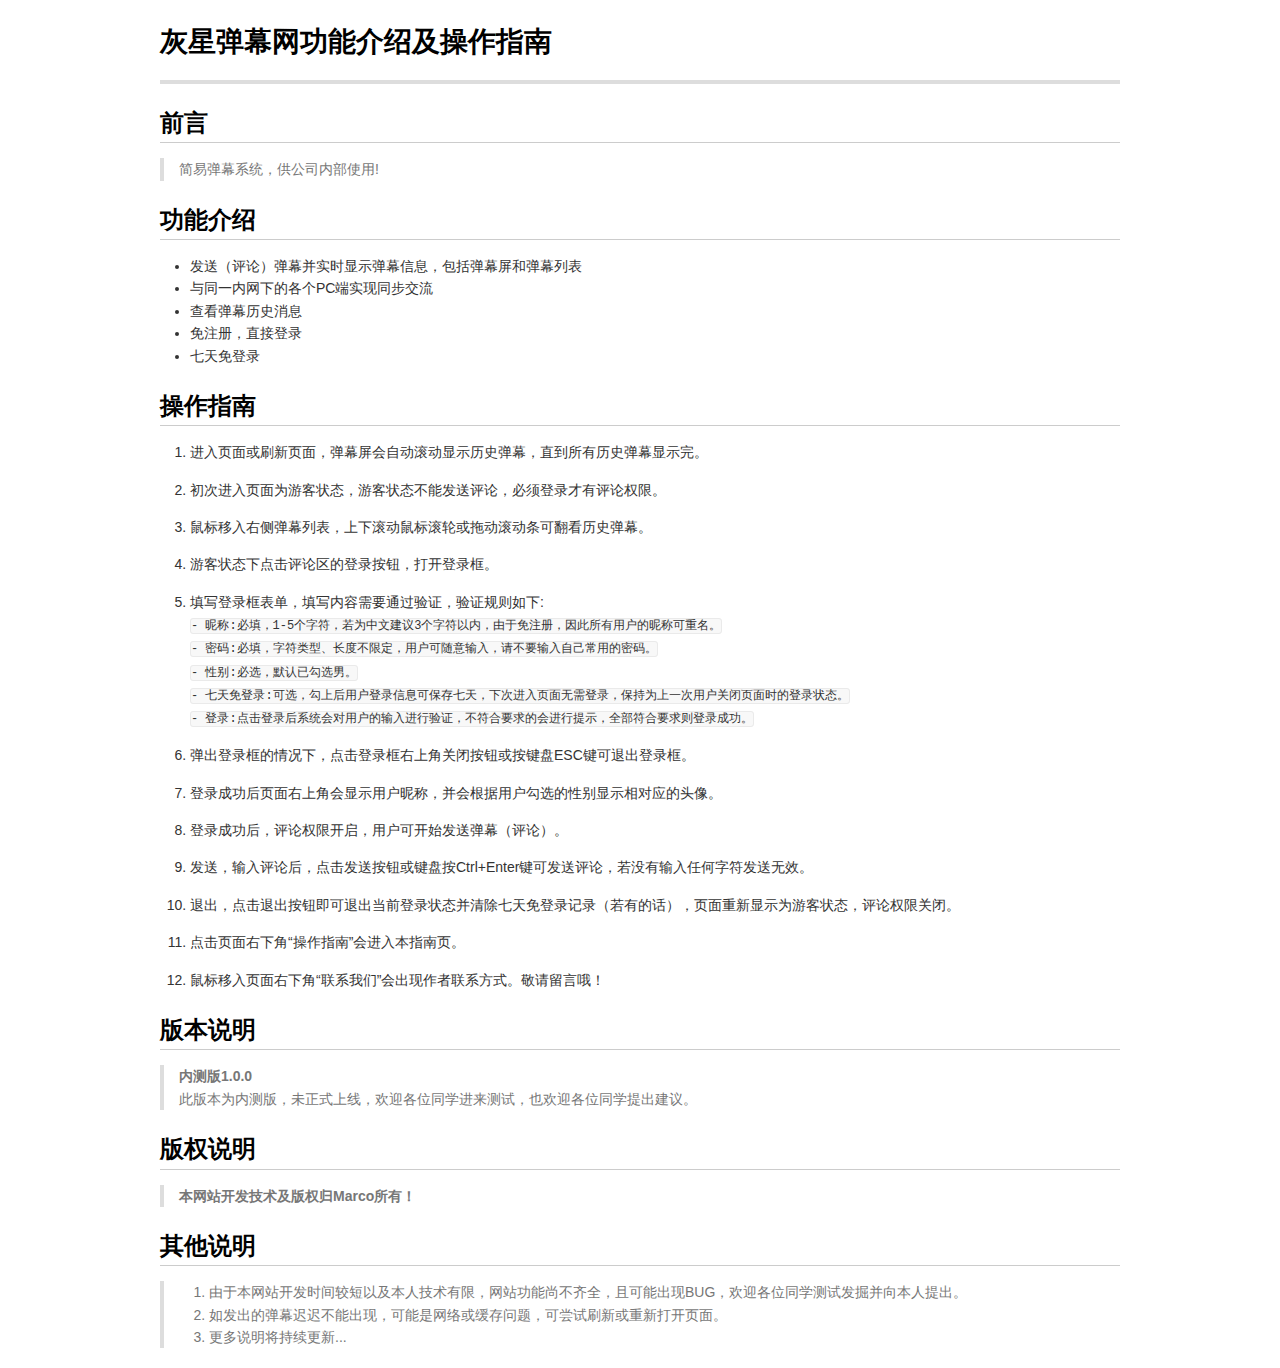
<file: src/html/guide.html>
<!DOCTYPE html>
<html>
<head>
<title>灰星弹幕网功能介绍及操作指南操作指南</title>
<meta http-equiv="Content-Type" content="text/html; charset=utf-8" />
<style type="text/css">
/* GitHub stylesheet for MarkdownPad (http://markdownpad.com) */
/* Author: Nicolas Hery - http://nicolashery.com */
/* Version: b13fe65ca28d2e568c6ed5d7f06581183df8f2ff */
/* Source: https://github.com/nicolahery/markdownpad-github */

/* RESET
=============================================================================*/

html, body, div, span, applet, object, iframe, h1, h2, h3, h4, h5, h6, p, blockquote, pre, a, abbr, acronym, address, big, cite, code, del, dfn, em, img, ins, kbd, q, s, samp, small, strike, strong, sub, sup, tt, var, b, u, i, center, dl, dt, dd, ol, ul, li, fieldset, form, label, legend, table, caption, tbody, tfoot, thead, tr, th, td, article, aside, canvas, details, embed, figure, figcaption, footer, header, hgroup, menu, nav, output, ruby, section, summary, time, mark, audio, video {
  margin: 0;
  padding: 0;
  border: 0;
}

/* BODY
=============================================================================*/

body {
  font-family: Helvetica, arial, freesans, clean, sans-serif;
  font-size: 14px;
  line-height: 1.6;
  color: #333;
  background-color: #fff;
  padding: 20px;
  max-width: 960px;
  margin: 0 auto;
}

body>*:first-child {
  margin-top: 0 !important;
}

body>*:last-child {
  margin-bottom: 0 !important;
}

/* BLOCKS
=============================================================================*/

p, blockquote, ul, ol, dl, table, pre {
  margin: 15px 0;
}

/* HEADERS
=============================================================================*/

h1, h2, h3, h4, h5, h6 {
  margin: 20px 0 10px;
  padding: 0;
  font-weight: bold;
  -webkit-font-smoothing: antialiased;
}

h1 tt, h1 code, h2 tt, h2 code, h3 tt, h3 code, h4 tt, h4 code, h5 tt, h5 code, h6 tt, h6 code {
  font-size: inherit;
}

h1 {
  font-size: 28px;
  color: #000;
}

h2 {
  font-size: 24px;
  border-bottom: 1px solid #ccc;
  color: #000;
}

h3 {
  font-size: 18px;
}

h4 {
  font-size: 16px;
}

h5 {
  font-size: 14px;
}

h6 {
  color: #777;
  font-size: 14px;
}

body>h2:first-child, body>h1:first-child, body>h1:first-child+h2, body>h3:first-child, body>h4:first-child, body>h5:first-child, body>h6:first-child {
  margin-top: 0;
  padding-top: 0;
}

a:first-child h1, a:first-child h2, a:first-child h3, a:first-child h4, a:first-child h5, a:first-child h6 {
  margin-top: 0;
  padding-top: 0;
}

h1+p, h2+p, h3+p, h4+p, h5+p, h6+p {
  margin-top: 10px;
}

/* LINKS
=============================================================================*/

a {
  color: #4183C4;
  text-decoration: none;
}

a:hover {
  text-decoration: underline;
}

/* LISTS
=============================================================================*/

ul, ol {
  padding-left: 30px;
}

ul li > :first-child, 
ol li > :first-child, 
ul li ul:first-of-type, 
ol li ol:first-of-type, 
ul li ol:first-of-type, 
ol li ul:first-of-type {
  margin-top: 0px;
}

ul ul, ul ol, ol ol, ol ul {
  margin-bottom: 0;
}

dl {
  padding: 0;
}

dl dt {
  font-size: 14px;
  font-weight: bold;
  font-style: italic;
  padding: 0;
  margin: 15px 0 5px;
}

dl dt:first-child {
  padding: 0;
}

dl dt>:first-child {
  margin-top: 0px;
}

dl dt>:last-child {
  margin-bottom: 0px;
}

dl dd {
  margin: 0 0 15px;
  padding: 0 15px;
}

dl dd>:first-child {
  margin-top: 0px;
}

dl dd>:last-child {
  margin-bottom: 0px;
}

/* CODE
=============================================================================*/

pre, code, tt {
  font-size: 12px;
  font-family: Consolas, "Liberation Mono", Courier, monospace;
}

code, tt {
  margin: 0 0px;
  padding: 0px 0px;
  white-space: nowrap;
  border: 1px solid #eaeaea;
  background-color: #f8f8f8;
  border-radius: 3px;
}

pre>code {
  margin: 0;
  padding: 0;
  white-space: pre;
  border: none;
  background: transparent;
}

pre {
  background-color: #f8f8f8;
  border: 1px solid #ccc;
  font-size: 13px;
  line-height: 19px;
  overflow: auto;
  padding: 6px 10px;
  border-radius: 3px;
}

pre code, pre tt {
  background-color: transparent;
  border: none;
}

kbd {
    -moz-border-bottom-colors: none;
    -moz-border-left-colors: none;
    -moz-border-right-colors: none;
    -moz-border-top-colors: none;
    background-color: #DDDDDD;
    background-image: linear-gradient(#F1F1F1, #DDDDDD);
    background-repeat: repeat-x;
    border-color: #DDDDDD #CCCCCC #CCCCCC #DDDDDD;
    border-image: none;
    border-radius: 2px 2px 2px 2px;
    border-style: solid;
    border-width: 1px;
    font-family: "Helvetica Neue",Helvetica,Arial,sans-serif;
    line-height: 10px;
    padding: 1px 4px;
}

/* QUOTES
=============================================================================*/

blockquote {
  border-left: 4px solid #DDD;
  padding: 0 15px;
  color: #777;
}

blockquote>:first-child {
  margin-top: 0px;
}

blockquote>:last-child {
  margin-bottom: 0px;
}

/* HORIZONTAL RULES
=============================================================================*/

hr {
  clear: both;
  margin: 15px 0;
  height: 0px;
  overflow: hidden;
  border: none;
  background: transparent;
  border-bottom: 4px solid #ddd;
  padding: 0;
}

/* TABLES
=============================================================================*/

table th {
  font-weight: bold;
}

table th, table td {
  border: 1px solid #ccc;
  padding: 6px 13px;
}

table tr {
  border-top: 1px solid #ccc;
  background-color: #fff;
}

table tr:nth-child(2n) {
  background-color: #f8f8f8;
}

/* IMAGES
=============================================================================*/

img {
  max-width: 100%
}
</style>
</head>
<body>
<h1>灰星弹幕网功能介绍及操作指南</h1>
<hr />
<h2>前言</h2>
<blockquote>
<p>简易弹幕系统，供公司内部使用!</p>
</blockquote>
<h2>功能介绍</h2>
<ul>
<li>发送（评论）弹幕并实时显示弹幕信息，包括弹幕屏和弹幕列表</li>
<li>与同一内网下的各个PC端实现同步交流</li>
<li>查看弹幕历史消息</li>
<li>免注册，直接登录</li>
<li>七天免登录</li>
</ul>
<h2>操作指南</h2>
<ol>
<li>
<p>进入页面或刷新页面，弹幕屏会自动滚动显示历史弹幕，直到所有历史弹幕显示完。</p>
</li>
<li>
<p>初次进入页面为游客状态，游客状态不能发送评论，必须登录才有评论权限。</p>
</li>
<li>
<p>鼠标移入右侧弹幕列表，上下滚动鼠标滚轮或拖动滚动条可翻看历史弹幕。</p>
</li>
<li>
<p>游客状态下点击评论区的登录按钮，打开登录框。</p>
</li>
<li>
<p>填写登录框表单，填写内容需要通过验证，验证规则如下: <br/>
<code>- 昵称:必填，1-5个字符，若为中文建议3个字符以内，由于免注册，因此所有用户的昵称可重名。</code> <br/>
<code>- 密码:必填，字符类型、长度不限定，用户可随意输入，请不要输入自己常用的密码。</code> <br/>
<code>- 性别:必选，默认已勾选男。</code> <br/>
<code>- 七天免登录:可选，勾上后用户登录信息可保存七天，下次进入页面无需登录，保持为上一次用户关闭页面时的登录状态。</code> <br/>
<code>- 登录:点击登录后系统会对用户的输入进行验证，不符合要求的会进行提示，全部符合要求则登录成功。</code> <br/></p>
</li>
<li>
<p>弹出登录框的情况下，点击登录框右上角关闭按钮或按键盘ESC键可退出登录框。</p>
</li>
<li>
<p>登录成功后页面右上角会显示用户昵称，并会根据用户勾选的性别显示相对应的头像。</p>
</li>
<li>
<p>登录成功后，评论权限开启，用户可开始发送弹幕（评论）。</p>
</li>
<li>
<p>发送，输入评论后，点击发送按钮或键盘按Ctrl+Enter键可发送评论，若没有输入任何字符发送无效。</p>
</li>
<li>
<p>退出，点击退出按钮即可退出当前登录状态并清除七天免登录记录（若有的话），页面重新显示为游客状态，评论权限关闭。</p>
</li>
<li>
<p>点击页面右下角“操作指南”会进入本指南页。</p>
</li>
<li>鼠标移入页面右下角“联系我们”会出现作者联系方式。敬请留言哦！</li>
</ol>
<h2>版本说明</h2>
<blockquote>
<p><strong>内测版1.0.0</strong> <br/>
此版本为内测版，未正式上线，欢迎各位同学进来测试，也欢迎各位同学提出建议。</p>
</blockquote>
<h2>版权说明</h2>
<blockquote>
<p><strong>本网站开发技术及版权归Marco所有！</strong></p>
</blockquote>
<h2>其他说明</h2>
<blockquote>
<ol>
<li>由于本网站开发时间较短以及本人技术有限，网站功能尚不齐全，且可能出现BUG，欢迎各位同学测试发掘并向本人提出。</li>
<li>如发出的弹幕迟迟不能出现，可能是网络或缓存问题，可尝试刷新或重新打开页面。</li>
<li>更多说明将持续更新...</li>
</ol>
</blockquote>

</body>
</html>
<!-- This document was created with MarkdownPad, the Markdown editor for Windows (http://markdownpad.com) -->
</file>
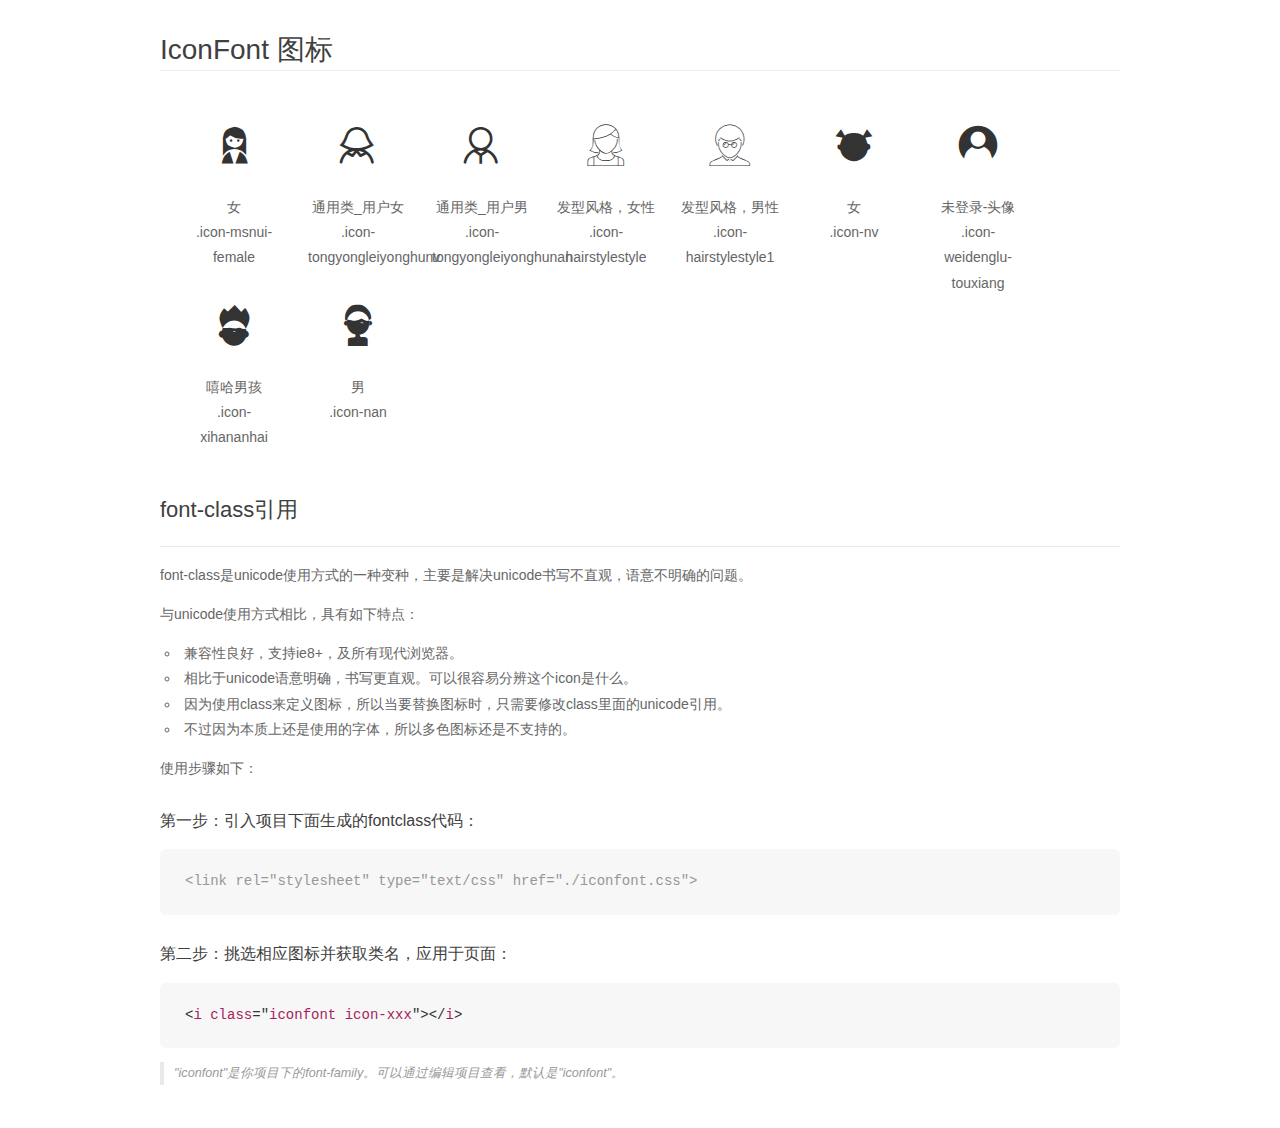
<file: src/css/iconfont/demo_fontclass.html>
<!DOCTYPE html>
<html>
<head>
    <meta charset="utf-8"/>
    <title>IconFont</title>
    <link rel="stylesheet" href="demo.css">
    <link rel="stylesheet" href="iconfont.css">
</head>
<body>
    <div class="main markdown">
        <h1>IconFont 图标</h1>
        <ul class="icon_lists clear">
            
                <li>
                <i class="icon iconfont icon-msnui-female"></i>
                    <div class="name">女</div>
                    <div class="fontclass">.icon-msnui-female</div>
                </li>
            
                <li>
                <i class="icon iconfont icon-tongyongleiyonghunv"></i>
                    <div class="name">通用类_用户女</div>
                    <div class="fontclass">.icon-tongyongleiyonghunv</div>
                </li>
            
                <li>
                <i class="icon iconfont icon-tongyongleiyonghunan"></i>
                    <div class="name">通用类_用户男</div>
                    <div class="fontclass">.icon-tongyongleiyonghunan</div>
                </li>
            
                <li>
                <i class="icon iconfont icon-hairstylestyle"></i>
                    <div class="name">发型风格，女性</div>
                    <div class="fontclass">.icon-hairstylestyle</div>
                </li>
            
                <li>
                <i class="icon iconfont icon-hairstylestyle1"></i>
                    <div class="name">发型风格，男性</div>
                    <div class="fontclass">.icon-hairstylestyle1</div>
                </li>
            
                <li>
                <i class="icon iconfont icon-nv"></i>
                    <div class="name">女</div>
                    <div class="fontclass">.icon-nv</div>
                </li>
            
                <li>
                <i class="icon iconfont icon-weidenglu-touxiang"></i>
                    <div class="name">未登录-头像</div>
                    <div class="fontclass">.icon-weidenglu-touxiang</div>
                </li>
            
                <li>
                <i class="icon iconfont icon-xihananhai"></i>
                    <div class="name">嘻哈男孩</div>
                    <div class="fontclass">.icon-xihananhai</div>
                </li>
            
                <li>
                <i class="icon iconfont icon-nan"></i>
                    <div class="name">男</div>
                    <div class="fontclass">.icon-nan</div>
                </li>
            
        </ul>

        <h2 id="font-class-">font-class引用</h2>
        <hr>

        <p>font-class是unicode使用方式的一种变种，主要是解决unicode书写不直观，语意不明确的问题。</p>
        <p>与unicode使用方式相比，具有如下特点：</p>
        <ul>
        <li>兼容性良好，支持ie8+，及所有现代浏览器。</li>
        <li>相比于unicode语意明确，书写更直观。可以很容易分辨这个icon是什么。</li>
        <li>因为使用class来定义图标，所以当要替换图标时，只需要修改class里面的unicode引用。</li>
        <li>不过因为本质上还是使用的字体，所以多色图标还是不支持的。</li>
        </ul>
        <p>使用步骤如下：</p>
        <h3 id="-fontclass-">第一步：引入项目下面生成的fontclass代码：</h3>


        <pre><code class="lang-js hljs javascript"><span class="hljs-comment">&lt;link rel="stylesheet" type="text/css" href="./iconfont.css"&gt;</span></code></pre>
        <h3 id="-">第二步：挑选相应图标并获取类名，应用于页面：</h3>
        <pre><code class="lang-css hljs">&lt;<span class="hljs-selector-tag">i</span> <span class="hljs-selector-tag">class</span>="<span class="hljs-selector-tag">iconfont</span> <span class="hljs-selector-tag">icon-xxx</span>"&gt;&lt;/<span class="hljs-selector-tag">i</span>&gt;</code></pre>
        <blockquote>
        <p>"iconfont"是你项目下的font-family。可以通过编辑项目查看，默认是"iconfont"。</p>
        </blockquote>
    </div>
</body>
</html>
</file>
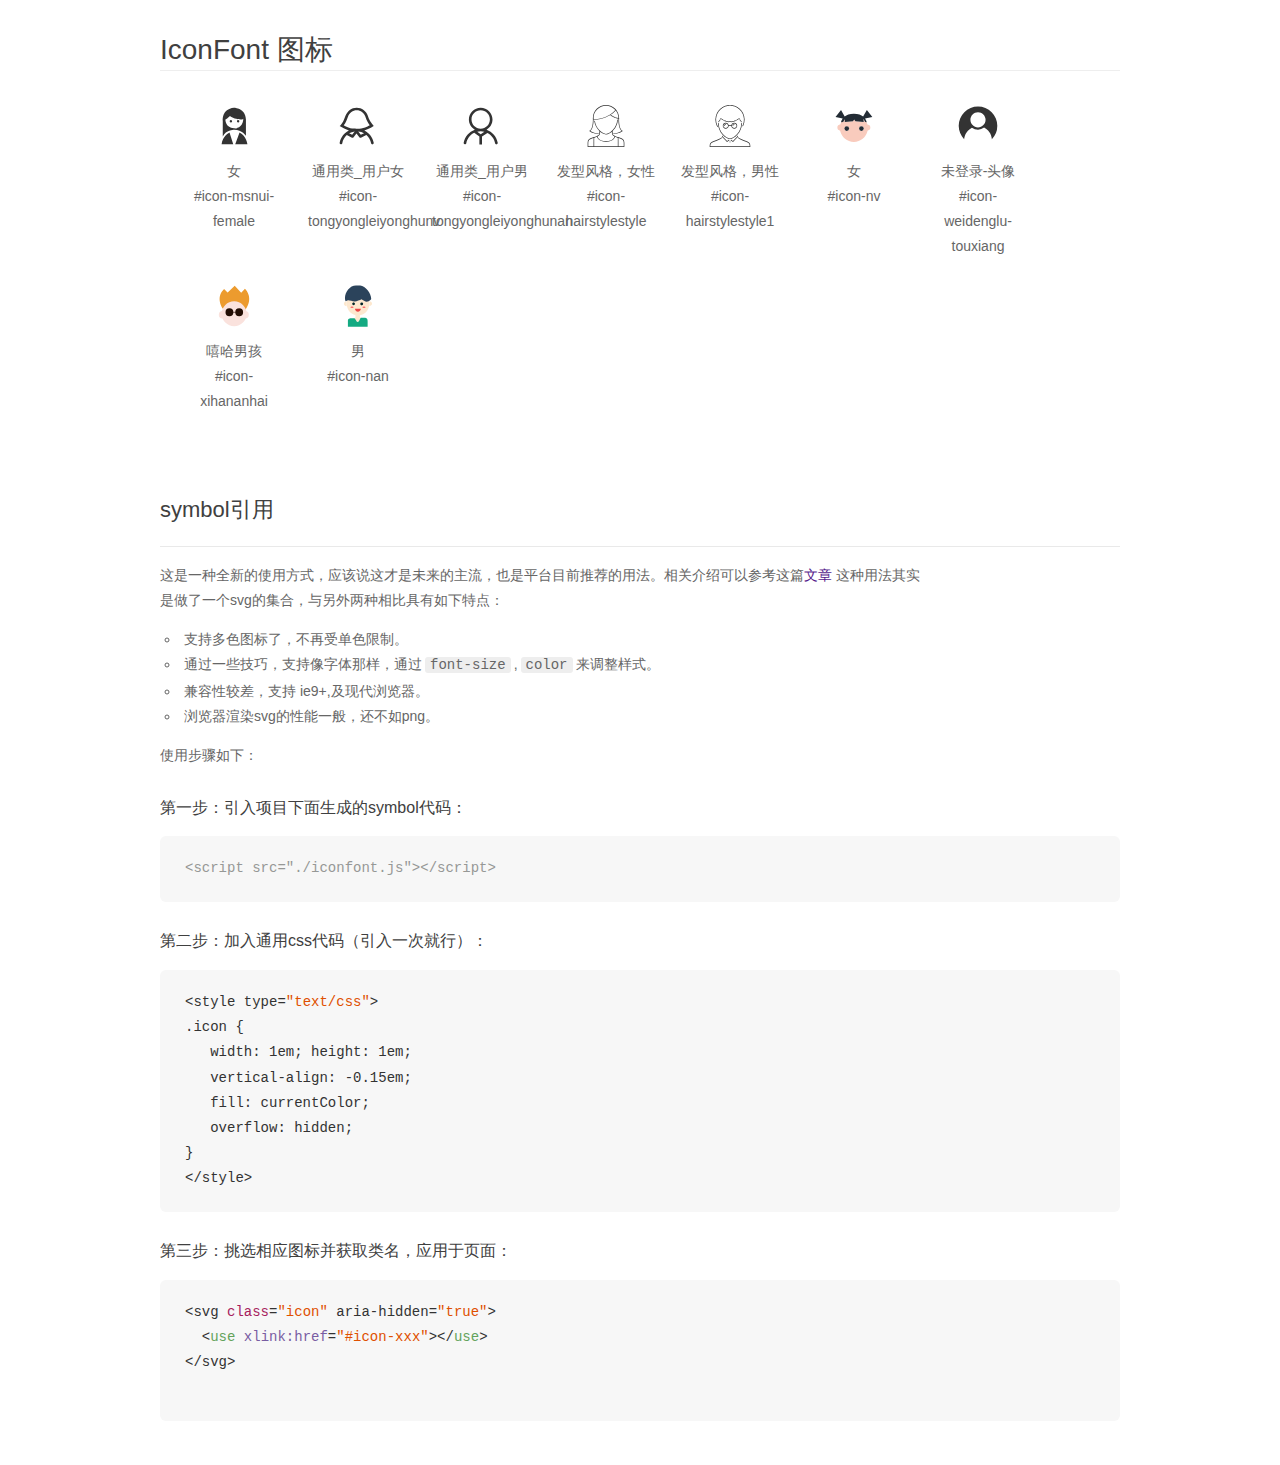
<file: src/css/iconfont/demo_symbol.html>
<!DOCTYPE html>
<html>
<head>
    <meta charset="utf-8"/>
    <title>IconFont</title>
    <link rel="stylesheet" href="demo.css">
    <script src="iconfont.js"></script>

    <style type="text/css">
        .icon {
          /* 通过设置 font-size 来改变图标大小 */
          width: 1em; height: 1em;
          /* 图标和文字相邻时，垂直对齐 */
          vertical-align: -0.15em;
          /* 通过设置 color 来改变 SVG 的颜色/fill */
          fill: currentColor;
          /* path 和 stroke 溢出 viewBox 部分在 IE 下会显示
             normalize.css 中也包含这行 */
          overflow: hidden;
        }

    </style>
</head>
<body>
    <div class="main markdown">
        <h1>IconFont 图标</h1>
        <ul class="icon_lists clear">
            
                <li>
                    <svg class="icon" aria-hidden="true">
                        <use xlink:href="#icon-msnui-female"></use>
                    </svg>
                    <div class="name">女</div>
                    <div class="fontclass">#icon-msnui-female</div>
                </li>
            
                <li>
                    <svg class="icon" aria-hidden="true">
                        <use xlink:href="#icon-tongyongleiyonghunv"></use>
                    </svg>
                    <div class="name">通用类_用户女</div>
                    <div class="fontclass">#icon-tongyongleiyonghunv</div>
                </li>
            
                <li>
                    <svg class="icon" aria-hidden="true">
                        <use xlink:href="#icon-tongyongleiyonghunan"></use>
                    </svg>
                    <div class="name">通用类_用户男</div>
                    <div class="fontclass">#icon-tongyongleiyonghunan</div>
                </li>
            
                <li>
                    <svg class="icon" aria-hidden="true">
                        <use xlink:href="#icon-hairstylestyle"></use>
                    </svg>
                    <div class="name">发型风格，女性</div>
                    <div class="fontclass">#icon-hairstylestyle</div>
                </li>
            
                <li>
                    <svg class="icon" aria-hidden="true">
                        <use xlink:href="#icon-hairstylestyle1"></use>
                    </svg>
                    <div class="name">发型风格，男性</div>
                    <div class="fontclass">#icon-hairstylestyle1</div>
                </li>
            
                <li>
                    <svg class="icon" aria-hidden="true">
                        <use xlink:href="#icon-nv"></use>
                    </svg>
                    <div class="name">女</div>
                    <div class="fontclass">#icon-nv</div>
                </li>
            
                <li>
                    <svg class="icon" aria-hidden="true">
                        <use xlink:href="#icon-weidenglu-touxiang"></use>
                    </svg>
                    <div class="name">未登录-头像</div>
                    <div class="fontclass">#icon-weidenglu-touxiang</div>
                </li>
            
                <li>
                    <svg class="icon" aria-hidden="true">
                        <use xlink:href="#icon-xihananhai"></use>
                    </svg>
                    <div class="name">嘻哈男孩</div>
                    <div class="fontclass">#icon-xihananhai</div>
                </li>
            
                <li>
                    <svg class="icon" aria-hidden="true">
                        <use xlink:href="#icon-nan"></use>
                    </svg>
                    <div class="name">男</div>
                    <div class="fontclass">#icon-nan</div>
                </li>
            
        </ul>


        <h2 id="symbol-">symbol引用</h2>
        <hr>

        <p>这是一种全新的使用方式，应该说这才是未来的主流，也是平台目前推荐的用法。相关介绍可以参考这篇<a href="">文章</a>
        这种用法其实是做了一个svg的集合，与另外两种相比具有如下特点：</p>
        <ul>
          <li>支持多色图标了，不再受单色限制。</li>
          <li>通过一些技巧，支持像字体那样，通过<code>font-size</code>,<code>color</code>来调整样式。</li>
          <li>兼容性较差，支持 ie9+,及现代浏览器。</li>
          <li>浏览器渲染svg的性能一般，还不如png。</li>
        </ul>
        <p>使用步骤如下：</p>
        <h3 id="-symbol-">第一步：引入项目下面生成的symbol代码：</h3>
        <pre><code class="lang-js hljs javascript"><span class="hljs-comment">&lt;script src="./iconfont.js"&gt;&lt;/script&gt;</span></code></pre>
        <h3 id="-css-">第二步：加入通用css代码（引入一次就行）：</h3>
        <pre><code class="lang-js hljs javascript">&lt;style type=<span class="hljs-string">"text/css"</span>&gt;
.icon {
   width: <span class="hljs-number">1</span>em; height: <span class="hljs-number">1</span>em;
   vertical-align: <span class="hljs-number">-0.15</span>em;
   fill: currentColor;
   overflow: hidden;
}
&lt;<span class="hljs-regexp">/style&gt;</span></code></pre>
        <h3 id="-">第三步：挑选相应图标并获取类名，应用于页面：</h3>
        <pre><code class="lang-js hljs javascript">&lt;svg <span class="hljs-class"><span class="hljs-keyword">class</span></span>=<span class="hljs-string">"icon"</span> aria-hidden=<span class="hljs-string">"true"</span>&gt;<span class="xml"><span class="hljs-tag">
  &lt;<span class="hljs-name">use</span> <span class="hljs-attr">xlink:href</span>=<span class="hljs-string">"#icon-xxx"</span>&gt;</span><span class="hljs-tag">&lt;/<span class="hljs-name">use</span>&gt;</span>
</span>&lt;<span class="hljs-regexp">/svg&gt;
        </span></code></pre>
    </div>
</body>
</html>
</file>
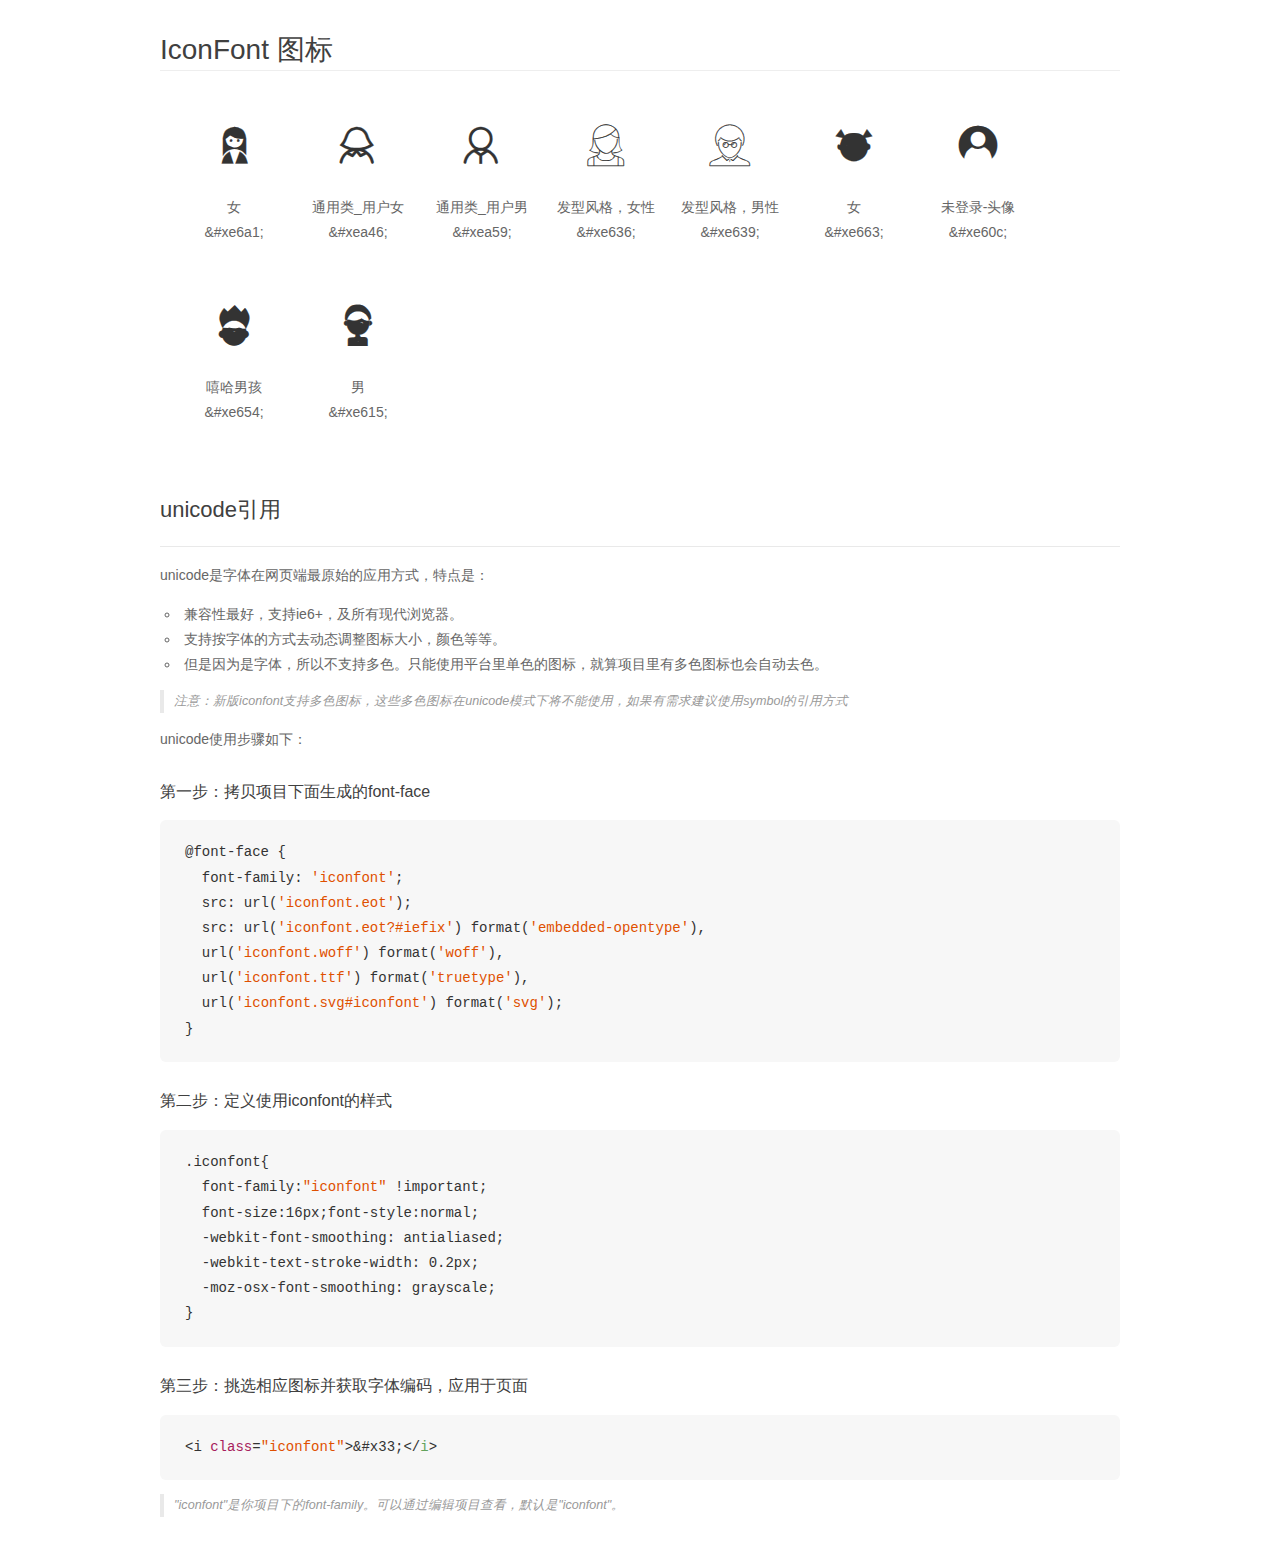
<file: src/css/iconfont/demo_unicode.html>
<!DOCTYPE html>
<html>
<head>
    <meta charset="utf-8"/>
    <title>IconFont</title>
    <link rel="stylesheet" href="demo.css">

    <style type="text/css">

        @font-face {font-family: "iconfont";
          src: url('iconfont.eot'); /* IE9*/
          src: url('iconfont.eot#iefix') format('embedded-opentype'), /* IE6-IE8 */
          url('iconfont.woff') format('woff'), /* chrome, firefox */
          url('iconfont.ttf') format('truetype'), /* chrome, firefox, opera, Safari, Android, iOS 4.2+*/
          url('iconfont.svg#iconfont') format('svg'); /* iOS 4.1- */
        }

        .iconfont {
          font-family:"iconfont" !important;
          font-size:16px;
          font-style:normal;
          -webkit-font-smoothing: antialiased;
          -webkit-text-stroke-width: 0.2px;
          -moz-osx-font-smoothing: grayscale;
        }

    </style>
</head>
<body>
    <div class="main markdown">
        <h1>IconFont 图标</h1>
        <ul class="icon_lists clear">
            
                <li>
                <i class="icon iconfont">&#xe6a1;</i>
                    <div class="name">女</div>
                    <div class="code">&amp;#xe6a1;</div>
                </li>
            
                <li>
                <i class="icon iconfont">&#xea46;</i>
                    <div class="name">通用类_用户女</div>
                    <div class="code">&amp;#xea46;</div>
                </li>
            
                <li>
                <i class="icon iconfont">&#xea59;</i>
                    <div class="name">通用类_用户男</div>
                    <div class="code">&amp;#xea59;</div>
                </li>
            
                <li>
                <i class="icon iconfont">&#xe636;</i>
                    <div class="name">发型风格，女性</div>
                    <div class="code">&amp;#xe636;</div>
                </li>
            
                <li>
                <i class="icon iconfont">&#xe639;</i>
                    <div class="name">发型风格，男性</div>
                    <div class="code">&amp;#xe639;</div>
                </li>
            
                <li>
                <i class="icon iconfont">&#xe663;</i>
                    <div class="name">女</div>
                    <div class="code">&amp;#xe663;</div>
                </li>
            
                <li>
                <i class="icon iconfont">&#xe60c;</i>
                    <div class="name">未登录-头像</div>
                    <div class="code">&amp;#xe60c;</div>
                </li>
            
                <li>
                <i class="icon iconfont">&#xe654;</i>
                    <div class="name">嘻哈男孩</div>
                    <div class="code">&amp;#xe654;</div>
                </li>
            
                <li>
                <i class="icon iconfont">&#xe615;</i>
                    <div class="name">男</div>
                    <div class="code">&amp;#xe615;</div>
                </li>
            
        </ul>
        <h2 id="unicode-">unicode引用</h2>
        <hr>

        <p>unicode是字体在网页端最原始的应用方式，特点是：</p>
        <ul>
        <li>兼容性最好，支持ie6+，及所有现代浏览器。</li>
        <li>支持按字体的方式去动态调整图标大小，颜色等等。</li>
        <li>但是因为是字体，所以不支持多色。只能使用平台里单色的图标，就算项目里有多色图标也会自动去色。</li>
        </ul>
        <blockquote>
        <p>注意：新版iconfont支持多色图标，这些多色图标在unicode模式下将不能使用，如果有需求建议使用symbol的引用方式</p>
        </blockquote>
        <p>unicode使用步骤如下：</p>
        <h3 id="-font-face">第一步：拷贝项目下面生成的font-face</h3>
        <pre><code class="lang-js hljs javascript">@font-face {
  font-family: <span class="hljs-string">'iconfont'</span>;
  src: url(<span class="hljs-string">'iconfont.eot'</span>);
  src: url(<span class="hljs-string">'iconfont.eot?#iefix'</span>) format(<span class="hljs-string">'embedded-opentype'</span>),
  url(<span class="hljs-string">'iconfont.woff'</span>) format(<span class="hljs-string">'woff'</span>),
  url(<span class="hljs-string">'iconfont.ttf'</span>) format(<span class="hljs-string">'truetype'</span>),
  url(<span class="hljs-string">'iconfont.svg#iconfont'</span>) format(<span class="hljs-string">'svg'</span>);
}
</code></pre>
        <h3 id="-iconfont-">第二步：定义使用iconfont的样式</h3>
        <pre><code class="lang-js hljs javascript">.iconfont{
  font-family:<span class="hljs-string">"iconfont"</span> !important;
  font-size:<span class="hljs-number">16</span>px;font-style:normal;
  -webkit-font-smoothing: antialiased;
  -webkit-text-stroke-width: <span class="hljs-number">0.2</span>px;
  -moz-osx-font-smoothing: grayscale;
}
</code></pre>
        <h3 id="-">第三步：挑选相应图标并获取字体编码，应用于页面</h3>
        <pre><code class="lang-js hljs javascript">&lt;i <span class="hljs-class"><span class="hljs-keyword">class</span></span>=<span class="hljs-string">"iconfont"</span>&gt;&amp;#x33;<span class="xml"><span class="hljs-tag">&lt;/<span class="hljs-name">i</span>&gt;</span></span></code></pre>

        <blockquote>
        <p>"iconfont"是你项目下的font-family。可以通过编辑项目查看，默认是"iconfont"。</p>
        </blockquote>
    </div>


</body>
</html>
</file>
<file: src/css/iconfont/iconfont.css>
@font-face {font-family: "iconfont";
  src: url('iconfont.eot?t=1517224631638'); /* IE9*/
  src: url('iconfont.eot?t=1517224631638#iefix') format('embedded-opentype'), /* IE6-IE8 */
  url('[data-uri]') format('woff'),
  url('iconfont.ttf?t=1517224631638') format('truetype'), /* chrome, firefox, opera, Safari, Android, iOS 4.2+*/
  url('iconfont.svg?t=1517224631638#iconfont') format('svg'); /* iOS 4.1- */
}

.iconfont {
  font-family:"iconfont" !important;
  font-size:16px;
  font-style:normal;
  -webkit-font-smoothing: antialiased;
  -moz-osx-font-smoothing: grayscale;
}

.icon-msnui-female:before { content: "\e6a1"; }

.icon-tongyongleiyonghunv:before { content: "\ea46"; }

.icon-tongyongleiyonghunan:before { content: "\ea59"; }

.icon-hairstylestyle:before { content: "\e636"; }

.icon-hairstylestyle1:before { content: "\e639"; }

.icon-nv:before { content: "\e663"; }

.icon-weidenglu-touxiang:before { content: "\e60c"; }

.icon-xihananhai:before { content: "\e654"; }

.icon-nan:before { content: "\e615"; }
</file>
<file: src/css/iconfont/demo.css>
*{margin: 0;padding: 0;list-style: none;}
/*
KISSY CSS Reset
理念：1. reset 的目的不是清除浏览器的默认样式，这仅是部分工作。清除和重置是紧密不可分的。
2. reset 的目的不是让默认样式在所有浏览器下一致，而是减少默认样式有可能带来的问题。
3. reset 期望提供一套普适通用的基础样式。但没有银弹，推荐根据具体需求，裁剪和修改后再使用。
特色：1. 适应中文；2. 基于最新主流浏览器。
维护：玉伯<lifesinger@gmail.com>, 正淳<ragecarrier@gmail.com>
 */

/** 清除内外边距 **/
body, h1, h2, h3, h4, h5, h6, hr, p, blockquote, /* structural elements 结构元素 */
dl, dt, dd, ul, ol, li, /* list elements 列表元素 */
pre, /* text formatting elements 文本格式元素 */
form, fieldset, legend, button, input, textarea, /* form elements 表单元素 */
th, td /* table elements 表格元素 */ {
  margin: 0;
  padding: 0;
}

/** 设置默认字体 **/
body,
button, input, select, textarea /* for ie */ {
  font: 12px/1.5 tahoma, arial, \5b8b\4f53, sans-serif;
}
h1, h2, h3, h4, h5, h6 { font-size: 100%; }
address, cite, dfn, em, var { font-style: normal; } /* 将斜体扶正 */
code, kbd, pre, samp { font-family: courier new, courier, monospace; } /* 统一等宽字体 */
small { font-size: 12px; } /* 小于 12px 的中文很难阅读，让 small 正常化 */

/** 重置列表元素 **/
ul, ol { list-style: none; }

/** 重置文本格式元素 **/
a { text-decoration: none; }
a:hover { text-decoration: underline; }


/** 重置表单元素 **/
legend { color: #000; } /* for ie6 */
fieldset, img { border: 0; } /* img 搭车：让链接里的 img 无边框 */
button, input, select, textarea { font-size: 100%; } /* 使得表单元素在 ie 下能继承字体大小 */
/* 注：optgroup 无法扶正 */

/** 重置表格元素 **/
table { border-collapse: collapse; border-spacing: 0; }

/* 清除浮动 */
.ks-clear:after, .clear:after {
  content: '\20';
  display: block;
  height: 0;
  clear: both;
}
.ks-clear, .clear {
  *zoom: 1;
}

.main {
  padding: 30px 100px;
width: 960px;
margin: 0 auto;
}
.main h1{font-size:36px; color:#333; text-align:left;margin-bottom:30px; border-bottom: 1px solid #eee;}

.helps{margin-top:40px;}
.helps pre{
  padding:20px;
  margin:10px 0;
  border:solid 1px #e7e1cd;
  background-color: #fffdef;
  overflow: auto;
}

.icon_lists{
  width: 100% !important;

}

.icon_lists li{
  float:left;
  width: 100px;
  height:180px;
  text-align: center;
  list-style: none !important;
}
.icon_lists .icon{
  font-size: 42px;
  line-height: 100px;
  margin: 10px 0;
  color:#333;
  -webkit-transition: font-size 0.25s ease-out 0s;
  -moz-transition: font-size 0.25s ease-out 0s;
  transition: font-size 0.25s ease-out 0s;

}
.icon_lists .icon:hover{
  font-size: 100px;
}



.markdown {
  color: #666;
  font-size: 14px;
  line-height: 1.8;
}

.highlight {
  line-height: 1.5;
}

.markdown img {
  vertical-align: middle;
  max-width: 100%;
}

.markdown h1 {
  color: #404040;
  font-weight: 500;
  line-height: 40px;
  margin-bottom: 24px;
}

.markdown h2,
.markdown h3,
.markdown h4,
.markdown h5,
.markdown h6 {
  color: #404040;
  margin: 1.6em 0 0.6em 0;
  font-weight: 500;
  clear: both;
}

.markdown h1 {
  font-size: 28px;
}

.markdown h2 {
  font-size: 22px;
}

.markdown h3 {
  font-size: 16px;
}

.markdown h4 {
  font-size: 14px;
}

.markdown h5 {
  font-size: 12px;
}

.markdown h6 {
  font-size: 12px;
}

.markdown hr {
  height: 1px;
  border: 0;
  background: #e9e9e9;
  margin: 16px 0;
  clear: both;
}

.markdown p,
.markdown pre {
  margin: 1em 0;
}

.markdown > p,
.markdown > blockquote,
.markdown > .highlight,
.markdown > ol,
.markdown > ul {
  width: 80%;
}

.markdown ul > li {
  list-style: circle;
}

.markdown > ul li,
.markdown blockquote ul > li {
  margin-left: 20px;
  padding-left: 4px;
}

.markdown > ul li p,
.markdown > ol li p {
  margin: 0.6em 0;
}

.markdown ol > li {
  list-style: decimal;
}

.markdown > ol li,
.markdown blockquote ol > li {
  margin-left: 20px;
  padding-left: 4px;
}

.markdown code {
  margin: 0 3px;
  padding: 0 5px;
  background: #eee;
  border-radius: 3px;
}

.markdown pre {
  border-radius: 6px;
  background: #f7f7f7;
  padding: 20px;
}

.markdown pre code {
  border: none;
  background: #f7f7f7;
  margin: 0;
}

.markdown strong,
.markdown b {
  font-weight: 600;
}

.markdown > table {
  border-collapse: collapse;
  border-spacing: 0px;
  empty-cells: show;
  border: 1px solid #e9e9e9;
  width: 95%;
  margin-bottom: 24px;
}

.markdown > table th {
  white-space: nowrap;
  color: #333;
  font-weight: 600;

}

.markdown > table th,
.markdown > table td {
  border: 1px solid #e9e9e9;
  padding: 8px 16px;
  text-align: left;
}

.markdown > table th {
  background: #F7F7F7;
}

.markdown blockquote {
  font-size: 90%;
  color: #999;
  border-left: 4px solid #e9e9e9;
  padding-left: 0.8em;
  margin: 1em 0;
  font-style: italic;
}

.markdown blockquote p {
  margin: 0;
}

.markdown .anchor {
  opacity: 0;
  transition: opacity 0.3s ease;
  margin-left: 8px;
}

.markdown .waiting {
  color: #ccc;
}

.markdown h1:hover .anchor,
.markdown h2:hover .anchor,
.markdown h3:hover .anchor,
.markdown h4:hover .anchor,
.markdown h5:hover .anchor,
.markdown h6:hover .anchor {
  opacity: 1;
  display: inline-block;
}

.markdown > br,
.markdown > p > br {
  clear: both;
}


.hljs {
  display: block;
  background: white;
  padding: 0.5em;
  color: #333333;
  overflow-x: auto;
}

.hljs-comment,
.hljs-meta {
  color: #969896;
}

.hljs-string,
.hljs-variable,
.hljs-template-variable,
.hljs-strong,
.hljs-emphasis,
.hljs-quote {
  color: #df5000;
}

.hljs-keyword,
.hljs-selector-tag,
.hljs-type {
  color: #a71d5d;
}

.hljs-literal,
.hljs-symbol,
.hljs-bullet,
.hljs-attribute {
  color: #0086b3;
}

.hljs-section,
.hljs-name {
  color: #63a35c;
}

.hljs-tag {
  color: #333333;
}

.hljs-title,
.hljs-attr,
.hljs-selector-id,
.hljs-selector-class,
.hljs-selector-attr,
.hljs-selector-pseudo {
  color: #795da3;
}

.hljs-addition {
  color: #55a532;
  background-color: #eaffea;
}

.hljs-deletion {
  color: #bd2c00;
  background-color: #ffecec;
}

.hljs-link {
  text-decoration: underline;
}

pre{
  background: #fff;
}
</file>
